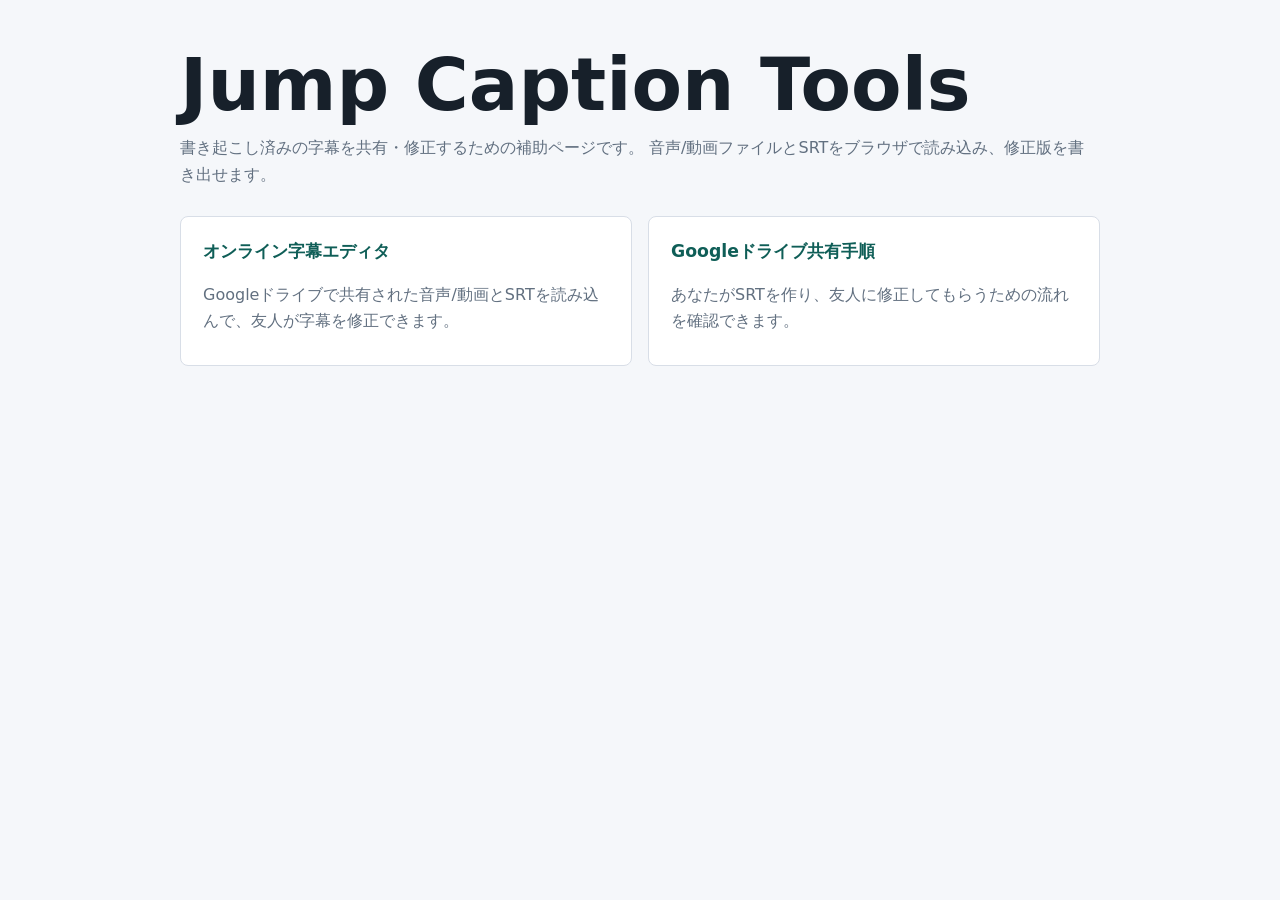
<file: docs/index.html>
<!doctype html>
<html lang="ja">
  <head>
    <meta charset="utf-8" />
    <meta name="viewport" content="width=device-width, initial-scale=1" />
    <title>Jump Caption Tools</title>
    <style>
      :root {
        color-scheme: light;
        --bg: #f5f7fa;
        --surface: #ffffff;
        --ink: #17202a;
        --muted: #627080;
        --line: #d8dee7;
        --accent: #19786f;
        --accent-strong: #0f5e57;
      }

      * {
        box-sizing: border-box;
      }

      body {
        margin: 0;
        min-height: 100vh;
        background: var(--bg);
        color: var(--ink);
        font-family:
          system-ui,
          -apple-system,
          BlinkMacSystemFont,
          "Segoe UI",
          sans-serif;
      }

      main {
        width: min(920px, calc(100% - 32px));
        margin: 0 auto;
        padding: 48px 0;
      }

      h1 {
        margin: 0 0 12px;
        font-size: clamp(2.2rem, 7vw, 4.6rem);
        line-height: 1;
        letter-spacing: 0;
      }

      p {
        margin-top: 0;
        color: var(--muted);
        line-height: 1.7;
      }

      .grid {
        display: grid;
        grid-template-columns: repeat(auto-fit, minmax(260px, 1fr));
        gap: 16px;
        margin-top: 28px;
      }

      a.card {
        display: grid;
        gap: 10px;
        min-height: 150px;
        border: 1px solid var(--line);
        border-radius: 8px;
        padding: 22px;
        background: var(--surface);
        color: inherit;
        text-decoration: none;
      }

      a.card:hover {
        border-color: var(--accent);
      }

      .card strong {
        color: var(--accent-strong);
        font-size: 1.08rem;
      }

      .card span {
        color: var(--muted);
        line-height: 1.6;
      }
    </style>
  </head>
  <body>
    <main>
      <h1>Jump Caption Tools</h1>
      <p>
        書き起こし済みの字幕を共有・修正するための補助ページです。
        音声/動画ファイルとSRTをブラウザで読み込み、修正版を書き出せます。
      </p>
      <div class="grid">
        <a class="card" href="./online-editor/">
          <strong>オンライン字幕エディタ</strong>
          <span>Googleドライブで共有された音声/動画とSRTを読み込んで、友人が字幕を修正できます。</span>
        </a>
        <a class="card" href="./google_drive_friend_workflow.html">
          <strong>Googleドライブ共有手順</strong>
          <span>あなたがSRTを作り、友人に修正してもらうための流れを確認できます。</span>
        </a>
      </div>
    </main>
  </body>
</html>
</file>
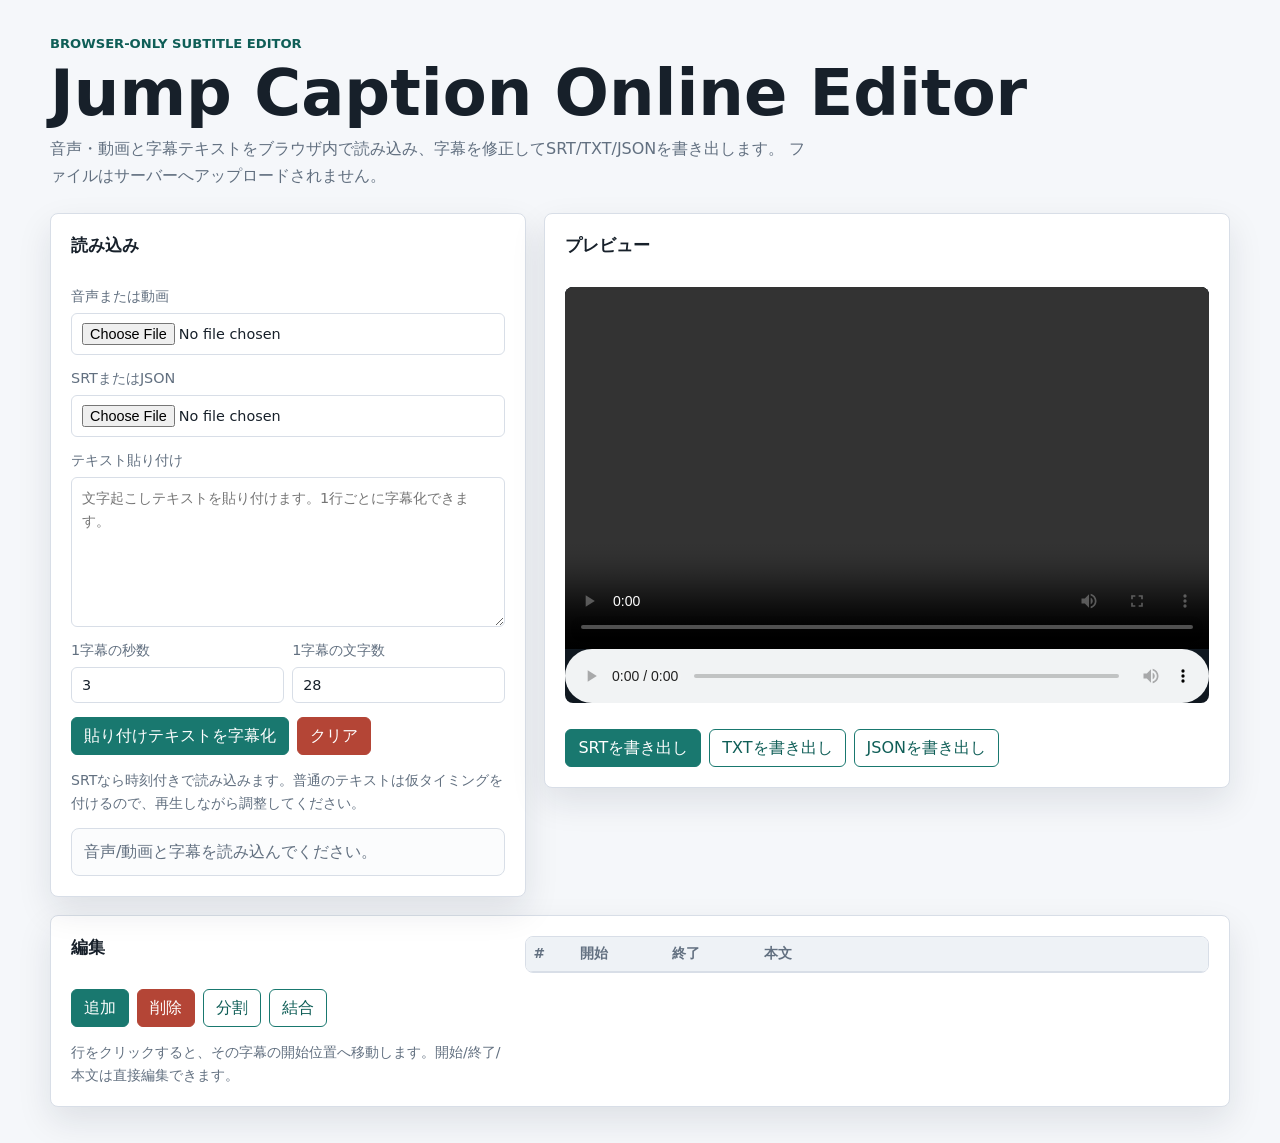
<file: docs/online-editor/index.html>
<!doctype html>
<html lang="ja">
  <head>
    <meta charset="utf-8" />
    <meta name="viewport" content="width=device-width, initial-scale=1" />
    <title>Jump Caption Online Subtitle Editor</title>
    <style>
      :root {
        color-scheme: light;
        --bg: #f5f7fa;
        --surface: #ffffff;
        --ink: #17202a;
        --muted: #627080;
        --line: #d8dee7;
        --accent: #19786f;
        --accent-strong: #0f5e57;
        --warn: #b44536;
        --soft: #e9f4f2;
        --shadow: 0 14px 34px rgb(22 34 45 / 10%);
      }

      * {
        box-sizing: border-box;
      }

      body {
        margin: 0;
        background: var(--bg);
        color: var(--ink);
        font-family:
          system-ui,
          -apple-system,
          BlinkMacSystemFont,
          "Segoe UI",
          sans-serif;
      }

      button,
      input,
      textarea {
        font: inherit;
      }

      button {
        min-height: 38px;
        border: 1px solid var(--accent);
        border-radius: 6px;
        padding: 0 12px;
        background: var(--accent);
        color: #ffffff;
        cursor: pointer;
      }

      button:hover {
        border-color: var(--accent-strong);
        background: var(--accent-strong);
      }

      button.secondary {
        background: #ffffff;
        color: var(--accent-strong);
      }

      button.danger {
        border-color: var(--warn);
        background: var(--warn);
      }

      .shell {
        width: min(1180px, calc(100% - 32px));
        margin: 0 auto;
        padding: 36px 0;
      }

      header {
        display: grid;
        gap: 10px;
        margin-bottom: 24px;
      }

      .eyebrow {
        margin: 0;
        color: var(--accent-strong);
        font-size: 0.82rem;
        font-weight: 800;
        letter-spacing: 0;
        text-transform: uppercase;
      }

      h1,
      h2,
      h3,
      p {
        margin-top: 0;
      }

      h1 {
        margin-bottom: 0;
        font-size: clamp(2rem, 6vw, 4rem);
        line-height: 1;
        letter-spacing: 0;
      }

      h2 {
        margin-bottom: 16px;
        font-size: 1.05rem;
      }

      h3 {
        margin-bottom: 10px;
        font-size: 0.95rem;
      }

      .lead {
        max-width: 760px;
        margin: 0;
        color: var(--muted);
        line-height: 1.7;
      }

      .grid {
        display: grid;
        grid-template-columns: minmax(280px, 0.82fr) minmax(0, 1.18fr);
        gap: 18px;
        align-items: start;
      }

      .panel {
        min-width: 0;
        border: 1px solid var(--line);
        border-radius: 8px;
        padding: 20px;
        background: var(--surface);
        box-shadow: var(--shadow);
      }

      .stack {
        display: grid;
        gap: 14px;
      }

      label {
        display: grid;
        gap: 7px;
        color: var(--muted);
        font-size: 0.9rem;
      }

      input[type="file"],
      input[type="number"],
      textarea {
        width: 100%;
        border: 1px solid var(--line);
        border-radius: 6px;
        padding: 9px 10px;
        color: var(--ink);
        background: #ffffff;
      }

      textarea {
        min-height: 150px;
        resize: vertical;
        line-height: 1.55;
      }

      .hint {
        margin: 0;
        color: var(--muted);
        font-size: 0.88rem;
        line-height: 1.6;
      }

      .media-wrap {
        position: relative;
        width: 100%;
        overflow: hidden;
        border-radius: 8px;
        background: #101820;
      }

      video,
      audio {
        display: block;
        width: 100%;
      }

      video {
        aspect-ratio: 16 / 9;
        background: #101820;
      }

      audio {
        min-height: 54px;
      }

      .caption-overlay {
        position: absolute;
        left: 5%;
        right: 5%;
        bottom: 8%;
        z-index: 2;
        max-height: 42%;
        overflow: hidden;
        color: #ffffff;
        font-size: clamp(1rem, 3vw, 1.7rem);
        font-weight: 800;
        line-height: 1.35;
        text-align: center;
        text-shadow:
          0 2px 4px rgb(0 0 0 / 92%),
          0 0 2px rgb(0 0 0 / 100%);
        white-space: pre-wrap;
        pointer-events: none;
      }

      .actions,
      .download-actions,
      .timing-row {
        display: flex;
        flex-wrap: wrap;
        gap: 8px;
      }

      .download-actions {
        margin-top: 12px;
      }

      .timing-row label {
        min-width: 110px;
        flex: 1 1 120px;
      }

      .status {
        min-height: 42px;
        border: 1px solid var(--line);
        border-radius: 8px;
        padding: 11px 12px;
        color: var(--muted);
        background: #fbfcfd;
        line-height: 1.5;
        overflow-wrap: anywhere;
      }

      .status.error {
        border-color: color-mix(in srgb, var(--warn), white 55%);
        color: var(--warn);
      }

      .editor-grid {
        display: grid;
        grid-template-columns: minmax(260px, 0.78fr) minmax(0, 1.22fr);
        gap: 16px;
        align-items: start;
      }

      .table-wrap {
        max-height: 620px;
        overflow: auto;
        border: 1px solid var(--line);
        border-radius: 8px;
      }

      table {
        width: 100%;
        border-collapse: collapse;
        table-layout: fixed;
      }

      th,
      td {
        border-bottom: 1px solid var(--line);
        padding: 8px;
        vertical-align: top;
      }

      th {
        position: sticky;
        top: 0;
        z-index: 1;
        background: #eef2f6;
        color: var(--muted);
        font-size: 0.86rem;
        text-align: left;
      }

      th:nth-child(1),
      td:nth-child(1) {
        width: 46px;
      }

      th:nth-child(2),
      th:nth-child(3),
      td:nth-child(2),
      td:nth-child(3) {
        width: 92px;
      }

      tr.is-selected {
        background: var(--soft);
      }

      td input,
      td textarea {
        padding: 7px 8px;
      }

      td textarea {
        min-height: 58px;
      }

      @media (max-width: 880px) {
        .grid,
        .editor-grid {
          grid-template-columns: 1fr;
        }

        .shell {
          width: min(100% - 24px, 1180px);
          padding: 24px 0;
        }

        .panel {
          padding: 16px;
        }
      }
    </style>
  </head>
  <body>
    <main class="shell">
      <header>
        <p class="eyebrow">Browser-only subtitle editor</p>
        <h1>Jump Caption Online Editor</h1>
        <p class="lead">
          音声・動画と字幕テキストをブラウザ内で読み込み、字幕を修正してSRT/TXT/JSONを書き出します。
          ファイルはサーバーへアップロードされません。
        </p>
      </header>

      <section class="grid">
        <div class="panel stack">
          <h2>読み込み</h2>
          <label>
            <span>音声または動画</span>
            <input id="media-file" type="file" accept="audio/*,video/*,.mp3,.m4a,.wav,.mp4,.mov,.m4v" />
          </label>
          <label>
            <span>SRTまたはJSON</span>
            <input id="subtitle-file" type="file" accept=".srt,.json,.txt" />
          </label>
          <label>
            <span>テキスト貼り付け</span>
            <textarea id="plain-text" placeholder="文字起こしテキストを貼り付けます。1行ごとに字幕化できます。"></textarea>
          </label>
          <div class="timing-row">
            <label>
              <span>1字幕の秒数</span>
              <input id="seconds-per-caption" type="number" min="1" step="0.5" value="3" />
            </label>
            <label>
              <span>1字幕の文字数</span>
              <input id="chars-per-caption" type="number" min="8" step="1" value="28" />
            </label>
          </div>
          <div class="actions">
            <button id="load-text" type="button">貼り付けテキストを字幕化</button>
            <button id="clear-all" class="danger" type="button">クリア</button>
          </div>
          <p class="hint">
            SRTなら時刻付きで読み込みます。普通のテキストは仮タイミングを付けるので、再生しながら調整してください。
          </p>
          <div id="status" class="status">音声/動画と字幕を読み込んでください。</div>
        </div>

        <div class="panel stack">
          <h2>プレビュー</h2>
          <div class="media-wrap">
            <video id="video-preview" controls hidden></video>
            <audio id="audio-preview" controls hidden></audio>
            <div id="caption-overlay" class="caption-overlay" hidden></div>
          </div>
          <div class="download-actions">
            <button id="download-srt" type="button">SRTを書き出し</button>
            <button id="download-txt" class="secondary" type="button">TXTを書き出し</button>
            <button id="download-json" class="secondary" type="button">JSONを書き出し</button>
          </div>
        </div>
      </section>

      <section class="panel stack" style="margin-top: 18px">
        <div class="editor-grid">
          <div class="stack">
            <h2>編集</h2>
            <div class="actions">
              <button id="add-row" type="button">追加</button>
              <button id="delete-row" class="danger" type="button">削除</button>
              <button id="split-row" class="secondary" type="button">分割</button>
              <button id="merge-row" class="secondary" type="button">結合</button>
            </div>
            <p class="hint">
              行をクリックすると、その字幕の開始位置へ移動します。開始/終了/本文は直接編集できます。
            </p>
          </div>
          <div class="table-wrap">
            <table>
              <thead>
                <tr>
                  <th>#</th>
                  <th>開始</th>
                  <th>終了</th>
                  <th>本文</th>
                </tr>
              </thead>
              <tbody id="caption-rows"></tbody>
            </table>
          </div>
        </div>
      </section>
    </main>

    <script>
      const mediaFile = document.querySelector("#media-file");
      const subtitleFile = document.querySelector("#subtitle-file");
      const plainText = document.querySelector("#plain-text");
      const secondsPerCaption = document.querySelector("#seconds-per-caption");
      const charsPerCaption = document.querySelector("#chars-per-caption");
      const loadTextButton = document.querySelector("#load-text");
      const clearAllButton = document.querySelector("#clear-all");
      const statusBox = document.querySelector("#status");
      const videoPreview = document.querySelector("#video-preview");
      const audioPreview = document.querySelector("#audio-preview");
      const captionOverlay = document.querySelector("#caption-overlay");
      const captionRows = document.querySelector("#caption-rows");
      const addRowButton = document.querySelector("#add-row");
      const deleteRowButton = document.querySelector("#delete-row");
      const splitRowButton = document.querySelector("#split-row");
      const mergeRowButton = document.querySelector("#merge-row");
      const downloadSrtButton = document.querySelector("#download-srt");
      const downloadTxtButton = document.querySelector("#download-txt");
      const downloadJsonButton = document.querySelector("#download-json");

      let captions = [];
      let selectedIndex = 0;
      let mediaObjectUrl = null;

      function setStatus(message, isError = false) {
        statusBox.textContent = message;
        statusBox.classList.toggle("error", isError);
      }

      function activeMedia() {
        return videoPreview.hidden ? audioPreview : videoPreview;
      }

      function formatSeconds(seconds) {
        return Number(seconds || 0).toFixed(3);
      }

      function parseTimecode(value) {
        const match = value.trim().match(/(\d+):(\d{2}):(\d{2})[,.](\d{1,3})/);
        if (!match) return 0;
        const [, hours, minutes, seconds, millis] = match;
        return (
          Number(hours) * 3600 +
          Number(minutes) * 60 +
          Number(seconds) +
          Number(millis.padEnd(3, "0")) / 1000
        );
      }

      function toTimecode(seconds) {
        const safeSeconds = Math.max(0, Number(seconds) || 0);
        const hours = Math.floor(safeSeconds / 3600);
        const minutes = Math.floor((safeSeconds % 3600) / 60);
        const secs = Math.floor(safeSeconds % 60);
        const millis = Math.round((safeSeconds - Math.floor(safeSeconds)) * 1000);
        return `${String(hours).padStart(2, "0")}:${String(minutes).padStart(2, "0")}:${String(secs).padStart(2, "0")},${String(millis).padStart(3, "0")}`;
      }

      function normalizeCaptions() {
        captions = captions
          .map((caption, index) => ({
            index: index + 1,
            start: Number(caption.start) || 0,
            end: Math.max(Number(caption.end) || 0, (Number(caption.start) || 0) + 0.1),
            text: String(caption.text || ""),
          }))
          .sort((a, b) => a.start - b.start)
          .map((caption, index) => ({ ...caption, index: index + 1 }));
        selectedIndex = Math.max(0, Math.min(selectedIndex, captions.length - 1));
      }

      function parseSrt(text) {
        return text
          .replace(/\r/g, "")
          .split(/\n{2,}/)
          .map((block) => block.trim())
          .filter(Boolean)
          .map((block, index) => {
            const lines = block.split("\n");
            const timeLineIndex = lines.findIndex((line) => line.includes("-->"));
            if (timeLineIndex === -1) return null;
            const [startRaw, endRaw] = lines[timeLineIndex].split("-->").map((part) => part.trim());
            return {
              index: index + 1,
              start: parseTimecode(startRaw),
              end: parseTimecode(endRaw),
              text: lines.slice(timeLineIndex + 1).join("\n").trim(),
            };
          })
          .filter(Boolean);
      }

      function parseJson(text) {
        const data = JSON.parse(text);
        const rawSegments = Array.isArray(data) ? data : data.segments;
        if (!Array.isArray(rawSegments)) {
          throw new Error("JSON内にsegments配列がありません。");
        }
        return rawSegments.map((segment, index) => ({
          index: index + 1,
          start: Number(segment.start) || 0,
          end: Number(segment.end) || 0,
          text: String(segment.text || ""),
        }));
      }

      function splitPlainTextIntoCaptions(text) {
        const maxChars = Math.max(8, Number(charsPerCaption.value) || 28);
        const duration = Math.max(1, Number(secondsPerCaption.value) || 3);
        const sourceLines = text
          .replace(/\r/g, "")
          .split("\n")
          .map((line) => line.trim())
          .filter(Boolean);
        const chunks = [];

        sourceLines.forEach((line) => {
          let remaining = line;
          while (remaining.length > maxChars) {
            const splitAt = findSplitPosition(remaining, maxChars);
            chunks.push(remaining.slice(0, splitAt).trim());
            remaining = remaining.slice(splitAt).trim();
          }
          if (remaining) chunks.push(remaining);
        });

        return chunks.map((chunk, index) => ({
          index: index + 1,
          start: index * duration,
          end: (index + 1) * duration,
          text: chunk,
        }));
      }

      function findSplitPosition(text, maxChars) {
        const target = Math.min(maxChars, text.length - 1);
        const candidates = [];
        for (let index = Math.max(1, target - 8); index <= Math.min(text.length - 1, target + 8); index += 1) {
          candidates.push(index);
        }
        return candidates.sort((a, b) => splitScore(text, b, target) - splitScore(text, a, target))[0] || target;
      }

      function splitScore(text, index, target) {
        const before = text.slice(0, index);
        const after = text.slice(index);
        let score = 100 - Math.abs(index - target) * 4;
        if ("。！？.!?".includes(before.slice(-1))) score += 80;
        if ("、，, ".includes(before.slice(-1))) score += 55;
        if ("はがをにへでともやの、。！？,.!?".includes(after.slice(0, 1))) score -= 60;
        if (after.length <= 2) score -= 40;
        return score;
      }

      function renderRows() {
        normalizeCaptions();
        captionRows.innerHTML = "";
        captions.forEach((caption, index) => {
          const row = document.createElement("tr");
          row.classList.toggle("is-selected", index === selectedIndex);

          const numberCell = document.createElement("td");
          numberCell.textContent = String(index + 1);

          const startCell = document.createElement("td");
          const startInput = document.createElement("input");
          startInput.type = "number";
          startInput.step = "0.001";
          startInput.min = "0";
          startInput.value = formatSeconds(caption.start);
          startInput.addEventListener("change", () => {
            caption.start = Number(startInput.value);
            renderRows();
            updateOverlay();
          });
          startCell.append(startInput);

          const endCell = document.createElement("td");
          const endInput = document.createElement("input");
          endInput.type = "number";
          endInput.step = "0.001";
          endInput.min = "0";
          endInput.value = formatSeconds(caption.end);
          endInput.addEventListener("change", () => {
            caption.end = Number(endInput.value);
            renderRows();
            updateOverlay();
          });
          endCell.append(endInput);

          const textCell = document.createElement("td");
          const textArea = document.createElement("textarea");
          textArea.value = caption.text;
          textArea.rows = 2;
          textArea.addEventListener("input", () => {
            caption.text = textArea.value;
            updateOverlay();
          });
          textCell.append(textArea);

          row.addEventListener("click", (event) => {
            if (event.target === row || event.target === numberCell) {
              selectedIndex = index;
              activeMedia().currentTime = Math.max(0, caption.start);
              renderRows();
              updateOverlay();
            }
          });

          row.append(numberCell, startCell, endCell, textCell);
          captionRows.append(row);
        });
      }

      function findActiveCaption() {
        const currentTime = activeMedia().currentTime || 0;
        const index = captions.findIndex((caption, captionIndex) => {
          const isLast = captionIndex === captions.length - 1;
          return currentTime >= caption.start && (currentTime < caption.end || (isLast && currentTime <= caption.end));
        });
        if (index !== -1) selectedIndex = index;
        return captions[index];
      }

      function updateOverlay() {
        const caption = findActiveCaption();
        if (!caption || !caption.text.trim()) {
          captionOverlay.hidden = true;
          captionOverlay.textContent = "";
          return;
        }
        captionOverlay.hidden = videoPreview.hidden;
        captionOverlay.textContent = caption.text;
        captionRows.querySelectorAll("tr").forEach((row, index) => {
          row.classList.toggle("is-selected", index === selectedIndex);
        });
      }

      function setMediaFile(file) {
        if (mediaObjectUrl) URL.revokeObjectURL(mediaObjectUrl);
        mediaObjectUrl = URL.createObjectURL(file);
        const isVideo = file.type.startsWith("video/");
        videoPreview.hidden = !isVideo;
        audioPreview.hidden = isVideo;
        if (isVideo) {
          videoPreview.src = mediaObjectUrl;
          audioPreview.removeAttribute("src");
        } else {
          audioPreview.src = mediaObjectUrl;
          videoPreview.removeAttribute("src");
          captionOverlay.hidden = true;
        }
        setStatus(`${file.name} を読み込みました。`);
      }

      function toSrt() {
        normalizeCaptions();
        return captions
          .map((caption, index) => `${index + 1}\n${toTimecode(caption.start)} --> ${toTimecode(caption.end)}\n${caption.text.trim()}\n`)
          .join("\n");
      }

      function toTxt() {
        normalizeCaptions();
        return captions.map((caption) => caption.text.replace(/\n/g, " ")).join("\n");
      }

      function downloadFile(filename, content, type) {
        const blob = new Blob([content], { type });
        const url = URL.createObjectURL(blob);
        const link = document.createElement("a");
        link.href = url;
        link.download = filename;
        document.body.append(link);
        link.click();
        link.remove();
        URL.revokeObjectURL(url);
      }

      mediaFile.addEventListener("change", () => {
        const file = mediaFile.files[0];
        if (file) setMediaFile(file);
      });

      subtitleFile.addEventListener("change", async () => {
        const file = subtitleFile.files[0];
        if (!file) return;
        try {
          const text = await file.text();
          if (file.name.toLowerCase().endsWith(".json")) {
            captions = parseJson(text);
          } else if (file.name.toLowerCase().endsWith(".srt")) {
            captions = parseSrt(text);
          } else {
            captions = splitPlainTextIntoCaptions(text);
          }
          selectedIndex = 0;
          renderRows();
          updateOverlay();
          setStatus(`${file.name} から ${captions.length} 件の字幕を読み込みました。`);
        } catch (error) {
          setStatus(error.message, true);
        }
      });

      loadTextButton.addEventListener("click", () => {
        captions = splitPlainTextIntoCaptions(plainText.value);
        selectedIndex = 0;
        renderRows();
        updateOverlay();
        setStatus(`貼り付けテキストから ${captions.length} 件の字幕を作りました。`);
      });

      clearAllButton.addEventListener("click", () => {
        captions = [];
        selectedIndex = 0;
        plainText.value = "";
        renderRows();
        updateOverlay();
        setStatus("クリアしました。");
      });

      addRowButton.addEventListener("click", () => {
        const current = captions[selectedIndex];
        const start = current ? current.end : 0;
        captions.splice(selectedIndex + 1, 0, {
          index: selectedIndex + 2,
          start,
          end: start + 3,
          text: "",
        });
        selectedIndex += 1;
        renderRows();
      });

      deleteRowButton.addEventListener("click", () => {
        if (!captions.length) return;
        captions.splice(selectedIndex, 1);
        selectedIndex = Math.max(0, selectedIndex - 1);
        renderRows();
        updateOverlay();
      });

      splitRowButton.addEventListener("click", () => {
        const caption = captions[selectedIndex];
        if (!caption) return;
        const midpoint = (caption.start + caption.end) / 2;
        const plain = caption.text.replace(/\n/g, "");
        const splitAt = findSplitPosition(plain, Math.floor(plain.length / 2));
        const first = plain.slice(0, splitAt).trim();
        const second = plain.slice(splitAt).trim();
        const originalEnd = caption.end;
        caption.end = midpoint;
        caption.text = first;
        captions.splice(selectedIndex + 1, 0, {
          index: selectedIndex + 2,
          start: midpoint,
          end: originalEnd,
          text: second,
        });
        renderRows();
        updateOverlay();
      });

      mergeRowButton.addEventListener("click", () => {
        const caption = captions[selectedIndex];
        const next = captions[selectedIndex + 1];
        if (!caption || !next) return;
        caption.end = next.end;
        caption.text = `${caption.text}${caption.text && next.text ? "\n" : ""}${next.text}`;
        captions.splice(selectedIndex + 1, 1);
        renderRows();
        updateOverlay();
      });

      downloadSrtButton.addEventListener("click", () => {
        downloadFile("edited_subtitles.srt", toSrt(), "text/plain;charset=utf-8");
      });

      downloadTxtButton.addEventListener("click", () => {
        downloadFile("edited_transcript.txt", toTxt(), "text/plain;charset=utf-8");
      });

      downloadJsonButton.addEventListener("click", () => {
        normalizeCaptions();
        downloadFile(
          "edited_subtitles.json",
          JSON.stringify({ source: mediaFile.files[0]?.name || "", segments: captions }, null, 2),
          "application/json;charset=utf-8",
        );
      });

      videoPreview.addEventListener("timeupdate", updateOverlay);
      audioPreview.addEventListener("timeupdate", updateOverlay);
      renderRows();
    </script>
  </body>
</html>
</file>
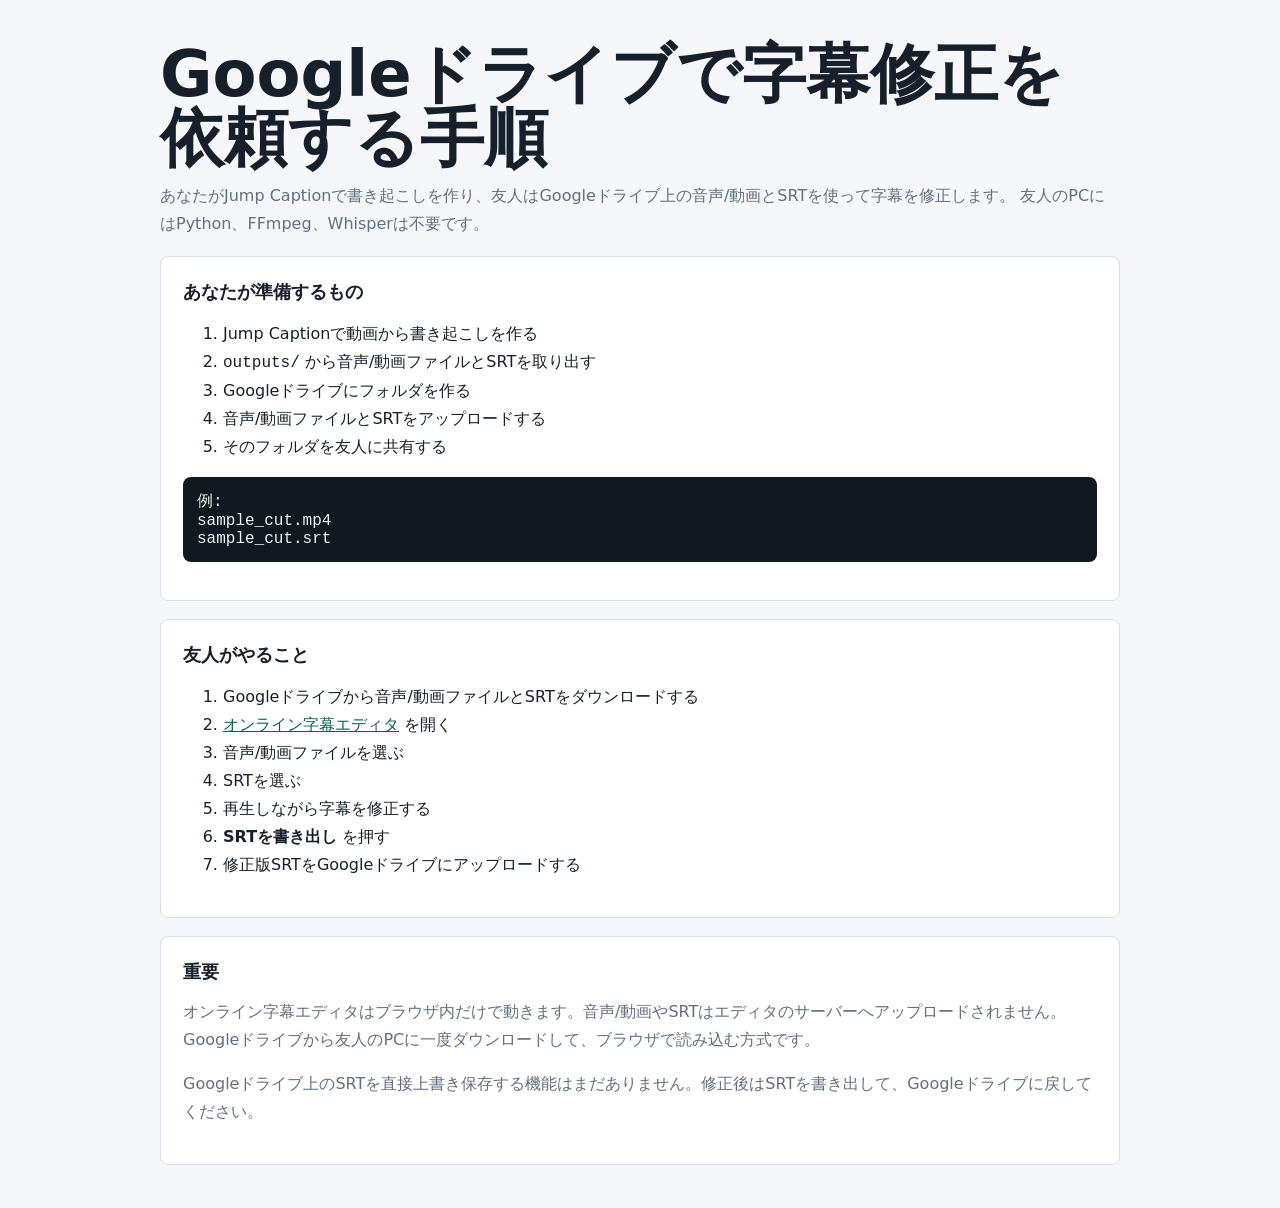
<file: docs/google_drive_friend_workflow.html>
<!doctype html>
<html lang="ja">
  <head>
    <meta charset="utf-8" />
    <meta name="viewport" content="width=device-width, initial-scale=1" />
    <title>Googleドライブで字幕修正を依頼する手順</title>
    <style>
      :root {
        color-scheme: light;
        --bg: #f5f7fa;
        --surface: #ffffff;
        --ink: #17202a;
        --muted: #627080;
        --line: #d8dee7;
        --accent: #19786f;
        --accent-strong: #0f5e57;
      }

      * {
        box-sizing: border-box;
      }

      body {
        margin: 0;
        background: var(--bg);
        color: var(--ink);
        font-family:
          system-ui,
          -apple-system,
          BlinkMacSystemFont,
          "Segoe UI",
          sans-serif;
      }

      main {
        width: min(960px, calc(100% - 32px));
        margin: 0 auto;
        padding: 42px 0;
      }

      h1 {
        margin: 0 0 12px;
        font-size: clamp(2rem, 6vw, 4rem);
        line-height: 1;
        letter-spacing: 0;
      }

      h2 {
        margin: 0 0 14px;
        font-size: 1.15rem;
      }

      p,
      li {
        line-height: 1.75;
      }

      p {
        margin-top: 0;
        color: var(--muted);
      }

      section {
        border: 1px solid var(--line);
        border-radius: 8px;
        padding: 22px;
        background: var(--surface);
        margin-top: 18px;
      }

      code,
      pre {
        font-family: ui-monospace, SFMono-Regular, Menlo, Consolas, monospace;
      }

      pre {
        overflow: auto;
        border-radius: 8px;
        background: #111820;
        color: #edf5f4;
        padding: 14px;
        white-space: pre-wrap;
      }

      a {
        color: var(--accent-strong);
      }
    </style>
  </head>
  <body>
    <main>
      <h1>Googleドライブで字幕修正を依頼する手順</h1>
      <p>
        あなたがJump Captionで書き起こしを作り、友人はGoogleドライブ上の音声/動画とSRTを使って字幕を修正します。
        友人のPCにはPython、FFmpeg、Whisperは不要です。
      </p>

      <section>
        <h2>あなたが準備するもの</h2>
        <ol>
          <li>Jump Captionで動画から書き起こしを作る</li>
          <li><code>outputs/</code> から音声/動画ファイルとSRTを取り出す</li>
          <li>Googleドライブにフォルダを作る</li>
          <li>音声/動画ファイルとSRTをアップロードする</li>
          <li>そのフォルダを友人に共有する</li>
        </ol>
        <pre>例:
sample_cut.mp4
sample_cut.srt</pre>
      </section>

      <section>
        <h2>友人がやること</h2>
        <ol>
          <li>Googleドライブから音声/動画ファイルとSRTをダウンロードする</li>
          <li><a href="./online-editor/">オンライン字幕エディタ</a> を開く</li>
          <li>音声/動画ファイルを選ぶ</li>
          <li>SRTを選ぶ</li>
          <li>再生しながら字幕を修正する</li>
          <li><strong>SRTを書き出し</strong> を押す</li>
          <li>修正版SRTをGoogleドライブにアップロードする</li>
        </ol>
      </section>

      <section>
        <h2>重要</h2>
        <p>
          オンライン字幕エディタはブラウザ内だけで動きます。音声/動画やSRTはエディタのサーバーへアップロードされません。
          Googleドライブから友人のPCに一度ダウンロードして、ブラウザで読み込む方式です。
        </p>
        <p>
          Googleドライブ上のSRTを直接上書き保存する機能はまだありません。修正後はSRTを書き出して、Googleドライブに戻してください。
        </p>
      </section>
    </main>
  </body>
</html>
</file>
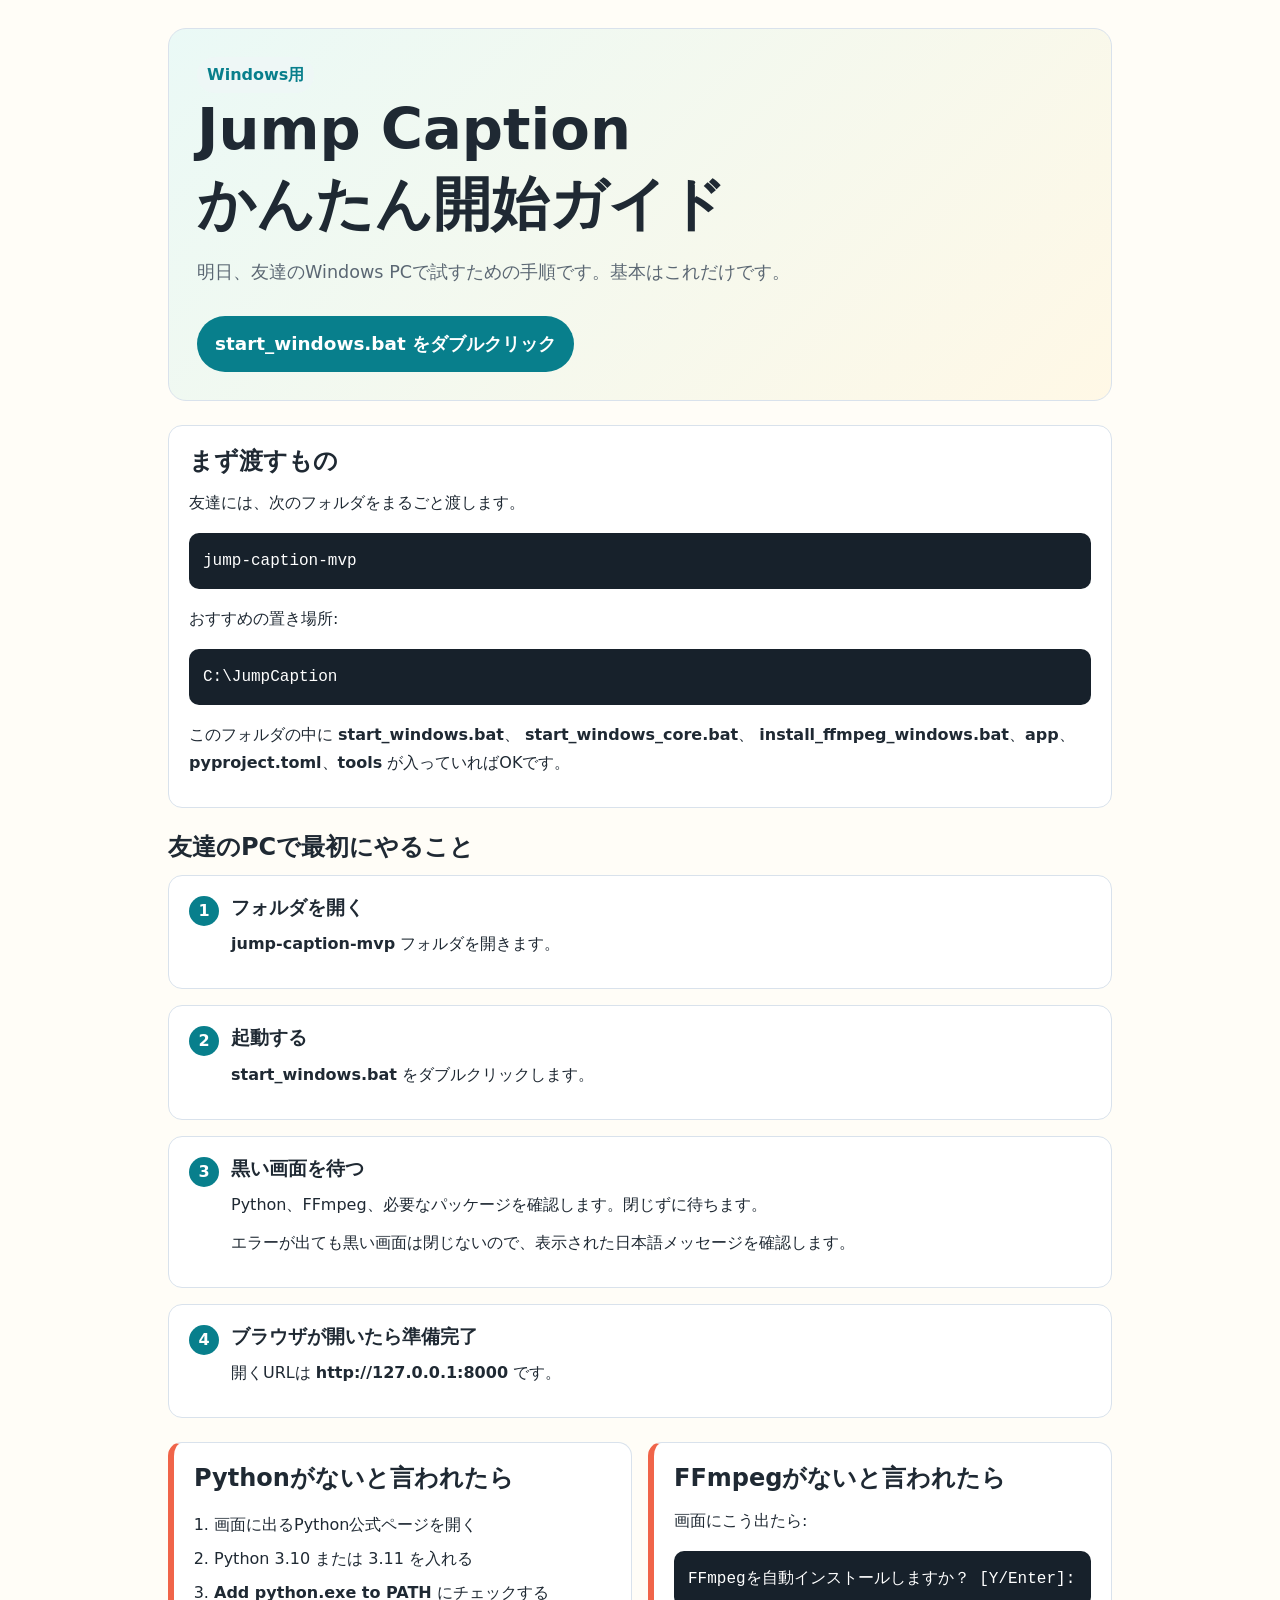
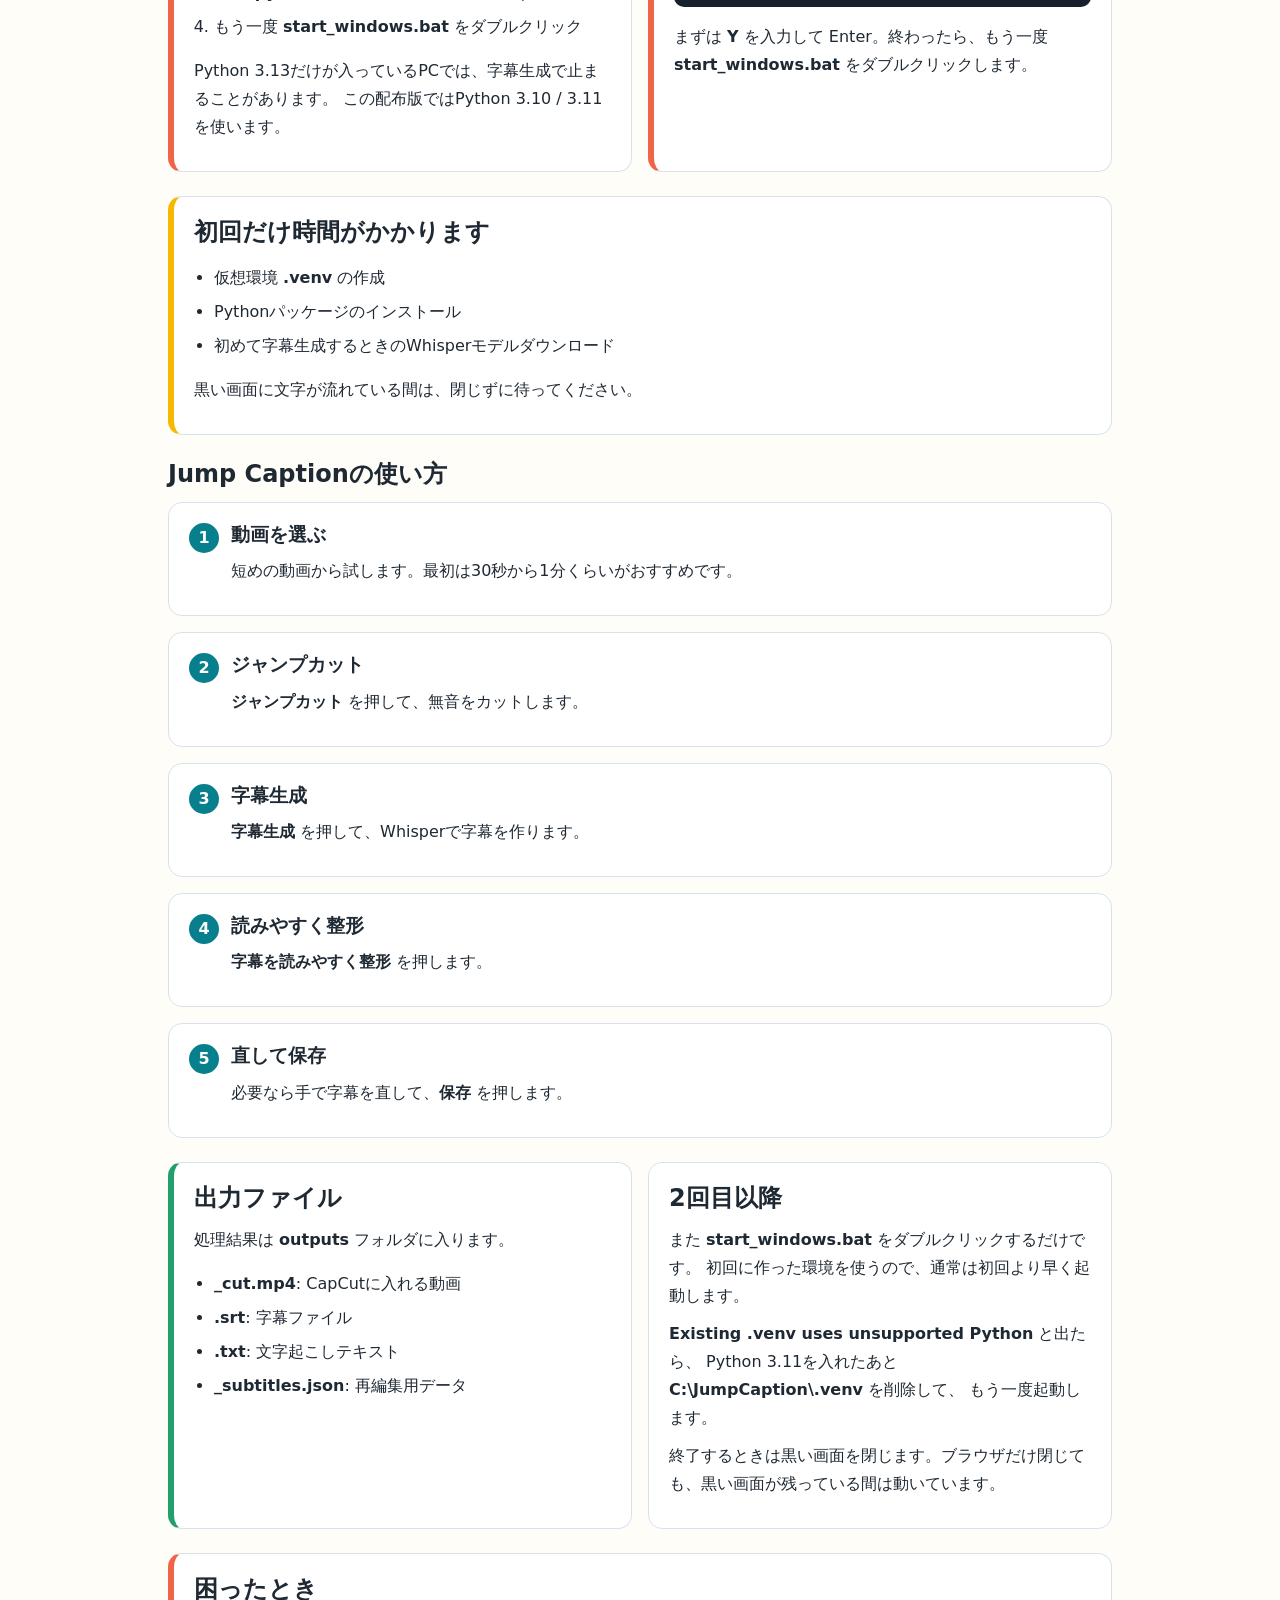
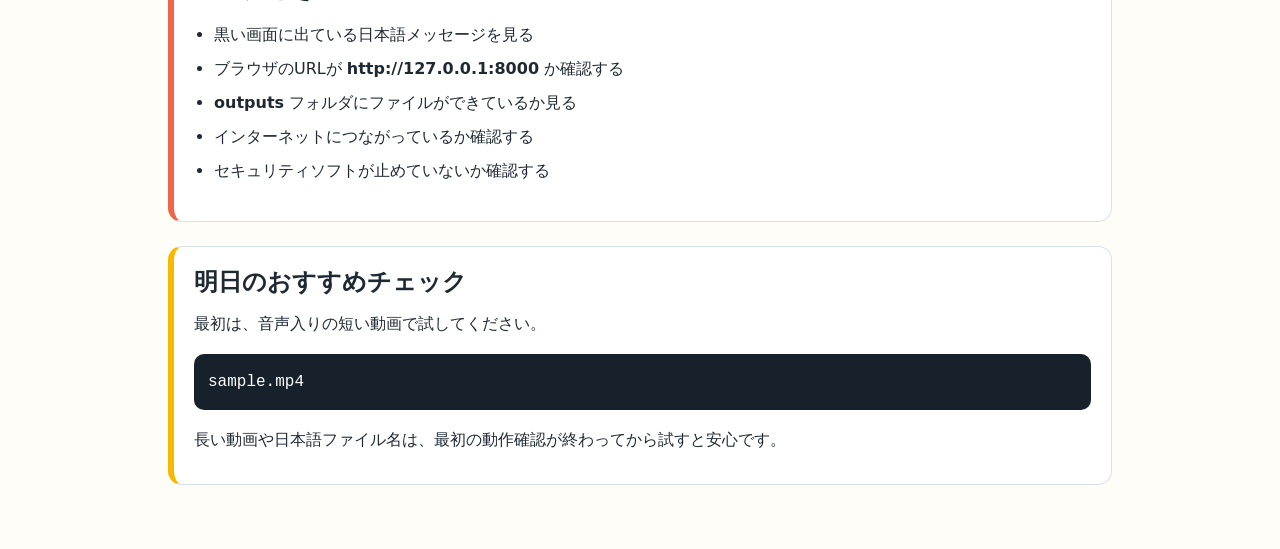
<file: docs/windows_friend_start_guide.html>
<!doctype html>
<html lang="ja">
  <head>
    <meta charset="utf-8" />
    <meta name="viewport" content="width=device-width, initial-scale=1" />
    <title>Jump Caption Windowsかんたん開始ガイド</title>
    <style>
      :root {
        --bg: #fffdf7;
        --panel: #ffffff;
        --ink: #1f2933;
        --muted: #5b6773;
        --line: #d9e2ec;
        --teal: #087f8c;
        --coral: #f06449;
        --yellow: #f7b801;
        --green: #22a06b;
      }

      * {
        box-sizing: border-box;
      }

      body {
        margin: 0;
        background: var(--bg);
        color: var(--ink);
        font-family:
          system-ui,
          -apple-system,
          BlinkMacSystemFont,
          "Segoe UI",
          sans-serif;
        line-height: 1.75;
      }

      main {
        max-width: 980px;
        margin: 0 auto;
        padding: 28px 18px 64px;
      }

      h1,
      h2,
      h3 {
        line-height: 1.3;
        margin: 0;
      }

      h2 {
        margin-bottom: 12px;
      }

      p {
        margin: 10px 0;
      }

      code,
      pre {
        font-family: ui-monospace, SFMono-Regular, Menlo, Consolas, monospace;
      }

      pre {
        overflow-x: auto;
        background: #17212b;
        color: #ffffff;
        border-radius: 10px;
        padding: 14px;
      }

      .hero {
        padding: 28px;
        background: linear-gradient(135deg, #eaf9f6, #fff8e6);
        border: 1px solid var(--line);
        border-radius: 18px;
      }

      .hero h1 {
        font-size: clamp(2rem, 5vw, 3.6rem);
        letter-spacing: 0;
      }

      .lead {
        color: var(--muted);
        font-size: 1.1rem;
        margin-top: 14px;
      }

      .big-action {
        display: inline-block;
        margin-top: 18px;
        padding: 12px 18px;
        border-radius: 999px;
        background: var(--teal);
        color: #fff;
        font-size: 1.15rem;
        font-weight: 900;
      }

      .section {
        margin-top: 24px;
      }

      .card {
        background: var(--panel);
        border: 1px solid var(--line);
        border-radius: 14px;
        padding: 20px;
      }

      .grid {
        display: grid;
        gap: 16px;
      }

      .two {
        grid-template-columns: repeat(2, minmax(0, 1fr));
      }

      .steps {
        counter-reset: step;
      }

      .step {
        position: relative;
        padding-left: 62px;
      }

      .step::before {
        counter-increment: step;
        content: counter(step);
        position: absolute;
        left: 20px;
        top: 20px;
        width: 30px;
        height: 30px;
        display: grid;
        place-items: center;
        border-radius: 999px;
        background: var(--teal);
        color: #fff;
        font-weight: 900;
      }

      .note {
        border-left: 6px solid var(--yellow);
      }

      .ok {
        border-left: 6px solid var(--green);
      }

      .warn {
        border-left: 6px solid var(--coral);
      }

      ul,
      ol {
        padding-left: 1.25rem;
      }

      li {
        margin: 6px 0;
      }

      .badge {
        display: inline-block;
        padding: 4px 10px;
        border-radius: 999px;
        background: #eef7f6;
        color: var(--teal);
        font-weight: 800;
      }

      @media (max-width: 760px) {
        .two {
          grid-template-columns: 1fr;
        }

        .step {
          padding-left: 20px;
        }

        .step::before {
          position: static;
          margin-bottom: 10px;
        }
      }
    </style>
  </head>
  <body>
    <main>
      <section class="hero">
        <span class="badge">Windows用</span>
        <h1>Jump Caption<br />かんたん開始ガイド</h1>
        <p class="lead">
          明日、友達のWindows PCで試すための手順です。基本はこれだけです。
        </p>
        <div class="big-action">start_windows.bat をダブルクリック</div>
      </section>

      <section class="section card">
        <h2>まず渡すもの</h2>
        <p>友達には、次のフォルダをまるごと渡します。</p>
        <pre>jump-caption-mvp</pre>
        <p>おすすめの置き場所:</p>
        <pre>C:\JumpCaption</pre>
        <p>
          このフォルダの中に <strong>start_windows.bat</strong>、
          <strong>start_windows_core.bat</strong>、
          <strong>install_ffmpeg_windows.bat</strong>、<strong>app</strong>、
          <strong>pyproject.toml</strong>、<strong>tools</strong> が入っていればOKです。
        </p>
      </section>

      <section class="section">
        <h2>友達のPCで最初にやること</h2>
        <div class="grid steps">
          <article class="card step">
            <h3>フォルダを開く</h3>
            <p><strong>jump-caption-mvp</strong> フォルダを開きます。</p>
          </article>
          <article class="card step">
            <h3>起動する</h3>
            <p><strong>start_windows.bat</strong> をダブルクリックします。</p>
          </article>
          <article class="card step">
            <h3>黒い画面を待つ</h3>
            <p>Python、FFmpeg、必要なパッケージを確認します。閉じずに待ちます。</p>
            <p>エラーが出ても黒い画面は閉じないので、表示された日本語メッセージを確認します。</p>
          </article>
          <article class="card step">
            <h3>ブラウザが開いたら準備完了</h3>
            <p>開くURLは <strong>http://127.0.0.1:8000</strong> です。</p>
          </article>
        </div>
      </section>

      <section class="section grid two">
        <article class="card warn">
          <h2>Pythonがないと言われたら</h2>
          <ol>
            <li>画面に出るPython公式ページを開く</li>
            <li>Python 3.10 または 3.11 を入れる</li>
            <li><strong>Add python.exe to PATH</strong> にチェックする</li>
            <li>もう一度 <strong>start_windows.bat</strong> をダブルクリック</li>
          </ol>
          <p>
            Python 3.13だけが入っているPCでは、字幕生成で止まることがあります。
            この配布版ではPython 3.10 / 3.11を使います。
          </p>
        </article>
        <article class="card warn">
          <h2>FFmpegがないと言われたら</h2>
          <p>画面にこう出たら:</p>
          <pre>FFmpegを自動インストールしますか？ [Y/Enter]:</pre>
          <p>
            まずは <strong>Y</strong> を入力して Enter。終わったら、もう一度
            <strong>start_windows.bat</strong> をダブルクリックします。
          </p>
        </article>
      </section>

      <section class="section card note">
        <h2>初回だけ時間がかかります</h2>
        <ul>
          <li>仮想環境 <strong>.venv</strong> の作成</li>
          <li>Pythonパッケージのインストール</li>
          <li>初めて字幕生成するときのWhisperモデルダウンロード</li>
        </ul>
        <p>黒い画面に文字が流れている間は、閉じずに待ってください。</p>
      </section>

      <section class="section">
        <h2>Jump Captionの使い方</h2>
        <div class="grid steps">
          <article class="card step">
            <h3>動画を選ぶ</h3>
            <p>短めの動画から試します。最初は30秒から1分くらいがおすすめです。</p>
          </article>
          <article class="card step">
            <h3>ジャンプカット</h3>
            <p><strong>ジャンプカット</strong> を押して、無音をカットします。</p>
          </article>
          <article class="card step">
            <h3>字幕生成</h3>
            <p><strong>字幕生成</strong> を押して、Whisperで字幕を作ります。</p>
          </article>
          <article class="card step">
            <h3>読みやすく整形</h3>
            <p><strong>字幕を読みやすく整形</strong> を押します。</p>
          </article>
          <article class="card step">
            <h3>直して保存</h3>
            <p>必要なら手で字幕を直して、<strong>保存</strong> を押します。</p>
          </article>
        </div>
      </section>

      <section class="section grid two">
        <article class="card ok">
          <h2>出力ファイル</h2>
          <p>処理結果は <strong>outputs</strong> フォルダに入ります。</p>
          <ul>
            <li><strong>_cut.mp4</strong>: CapCutに入れる動画</li>
            <li><strong>.srt</strong>: 字幕ファイル</li>
            <li><strong>.txt</strong>: 文字起こしテキスト</li>
            <li><strong>_subtitles.json</strong>: 再編集用データ</li>
          </ul>
        </article>
        <article class="card">
          <h2>2回目以降</h2>
          <p>
            また <strong>start_windows.bat</strong> をダブルクリックするだけです。
            初回に作った環境を使うので、通常は初回より早く起動します。
          </p>
          <p>
            <strong>Existing .venv uses unsupported Python</strong> と出たら、
            Python 3.11を入れたあと <strong>C:\JumpCaption\.venv</strong> を削除して、
            もう一度起動します。
          </p>
          <p>
            終了するときは黒い画面を閉じます。ブラウザだけ閉じても、黒い画面が残っている間は動いています。
          </p>
        </article>
      </section>

      <section class="section card warn">
        <h2>困ったとき</h2>
        <ul>
          <li>黒い画面に出ている日本語メッセージを見る</li>
          <li>ブラウザのURLが <strong>http://127.0.0.1:8000</strong> か確認する</li>
          <li><strong>outputs</strong> フォルダにファイルができているか見る</li>
          <li>インターネットにつながっているか確認する</li>
          <li>セキュリティソフトが止めていないか確認する</li>
        </ul>
      </section>

      <section class="section card note">
        <h2>明日のおすすめチェック</h2>
        <p>最初は、音声入りの短い動画で試してください。</p>
        <pre>sample.mp4</pre>
        <p>
          長い動画や日本語ファイル名は、最初の動作確認が終わってから試すと安心です。
        </p>
      </section>
    </main>
  </body>
</html>
</file>
